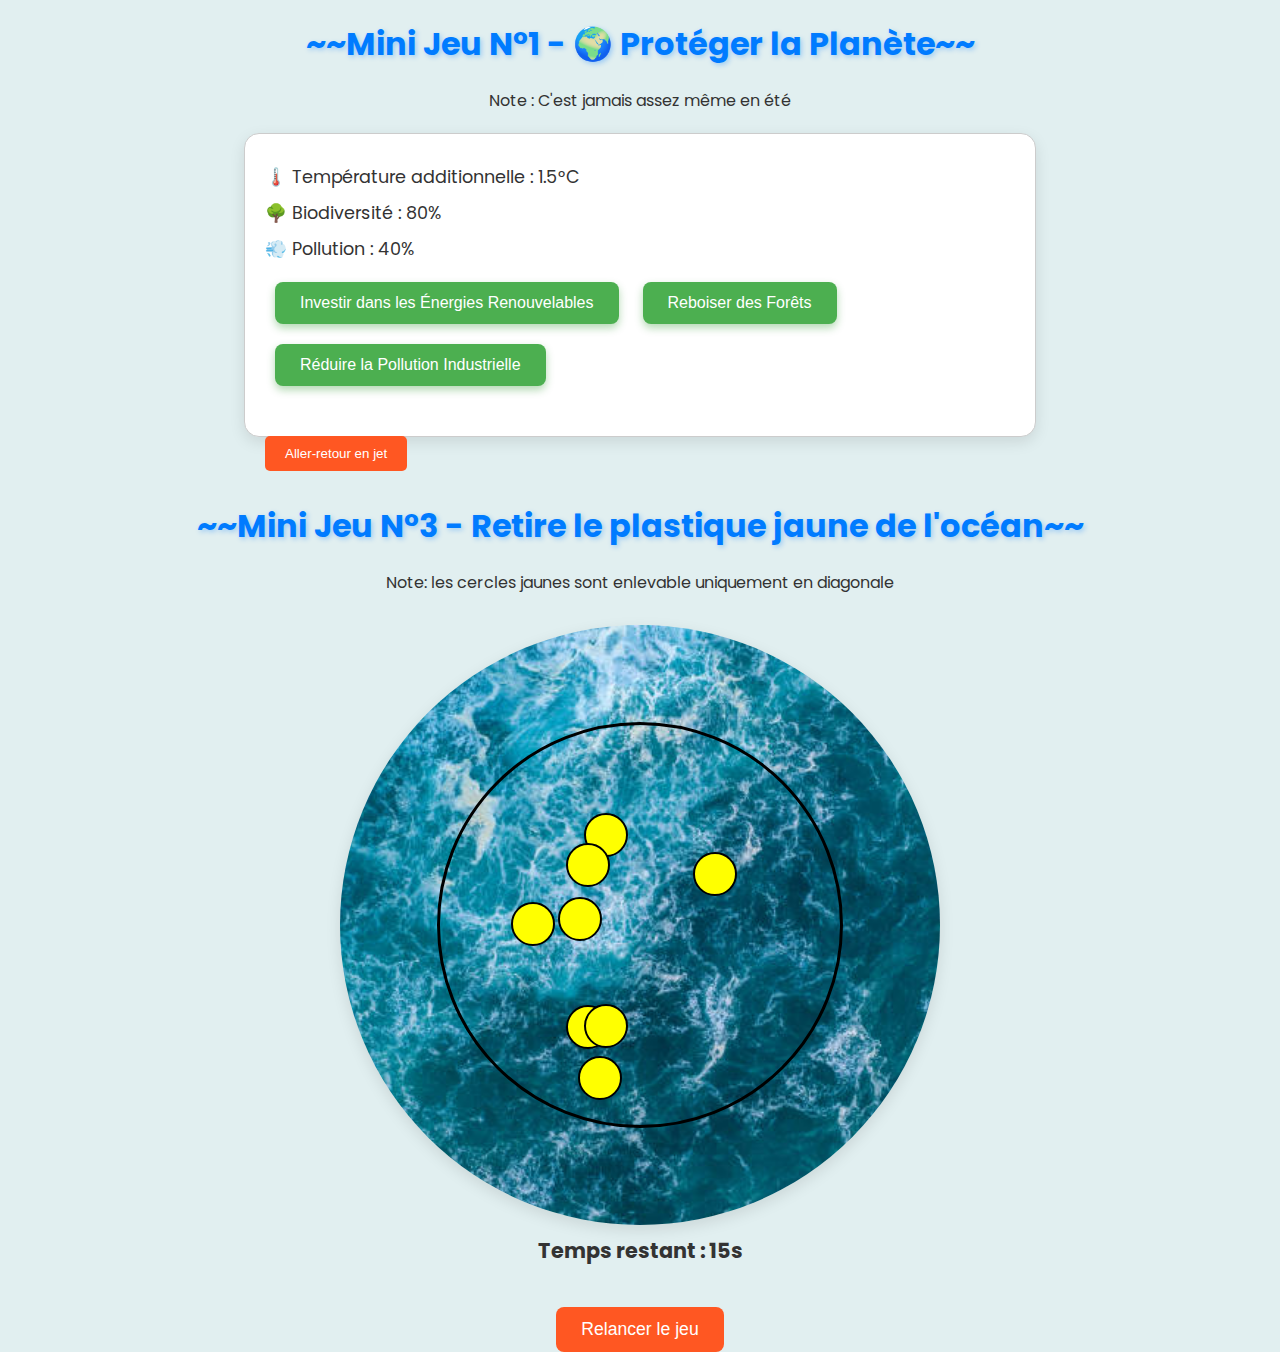
<file: index.html>
<!DOCTYPE html>
<html lang="fr">
<head>
  <meta charset="UTF-8">
  <meta name="viewport" content="width=device-width, initial-scale=1.0">
  <title>Jeu Environnemental</title>
  <link rel="stylesheet" href="css/styles.css">
</head>
<body>
  <h1 id="titre">~~Mini Jeu N°1 - 🌍 Protéger la Planète~~</h1>
  <a>Note : C'est jamais assez même en été</a>

  <!-- Zone de jeu principale -->
  <div id="game1">
    <a id="hidden-page-button1" href="pages/fuite.html" style="display: none;">Mini-jeu N°2</a>
    <div id="game">
      <div id="stats">
        <p>🌡️ Température additionnelle : <span id="temperature">1.5°C</span></p>
        <p>🌳 Biodiversité : <span id="biodiversity">80%</span></p>
        <p>💨 Pollution : <span id="pollution">40%</span></p>
      </div>
      <div id="actions">
        <button onclick="adjustClimate('renewable')">Investir dans les Énergies Renouvelables</button>
        <button onclick="adjustClimate('reforest')">Reboiser des Forêts</button>
        <button onclick="adjustClimate('reduce_pollution')">Réduire la Pollution Industrielle</button>
      </div>
      <p id="message"></p>
    </div>

    <!-- Bouton pour augmenter la température -->
    <button id="increase-temp-button" onclick="handleIncreaseTemp()">Aller-retour en jet</button>
  </div> 
  <div id="explanation-message1"></div>
</br>
  <h2>~~Mini Jeu N°3 - Retire le plastique jaune de l'océan~~</h2>
  <a>Note: les cercles jaunes sont enlevable uniquement en diagonale</a>
  <div id="explanation-message2"></div>
  <!-- Zone pour le mini-jeu Hedge Honcho -->
  <div id="mini-game">
    <div id="game-zone">
      <div id="circle-container">
        <div id="circle-container-design">
        <div class="ball" id="ball1"></div>
        <div class="ball" id="ball2"></div>
        <div class="ball" id="ball3"></div>
        <div class="ball" id="ball4"></div>
        <div class="ball" id="ball5"></div>
        <div class="ball" id="ball6"></div>
        <div class="ball" id="ball7"></div>
        <div class="ball" id="ball8"></div>
        </div>
      </div>
    </div>
    <p id="timer">Temps restant : 15s</p>
    <button id="restart-button" onclick="restartMiniGame()">Relancer le jeu</button>
  </div>

  <!-- Bouton caché pour accéder à une autre page -->
  <div id="mini-game2">
    <a id="hidden-page-button2" href="pages/trophies.html" style="display: none;">Salle des trophées</a>
  </div>
  <script src="js/index.js"></script>
</body>
</html>
</file>
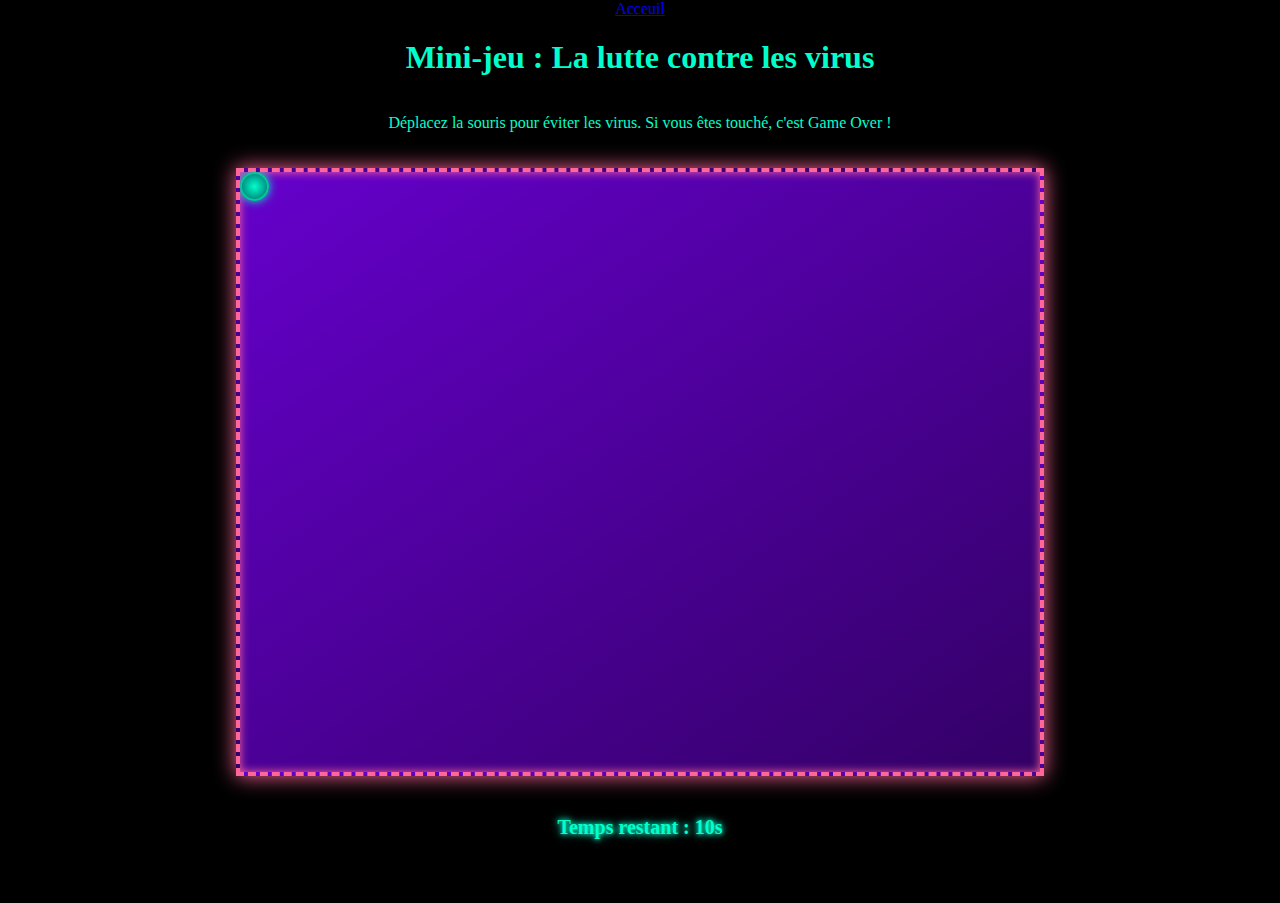
<file: pages/fuite.html>
<!DOCTYPE html>
<html lang="fr">
<head>
  <meta charset="UTF-8">
  <meta name="viewport" content="width=device-width, initial-scale=1.0">
  <title>Mini-jeu : La lutte contre les virus</title>
  <link rel="stylesheet" href="../css/fuite.css">
</head>
<body>
  <a href="../index.html">Acceuil</a>
  <h1>Mini-jeu : La lutte contre les virus</h1>
  <p>Déplacez la souris pour éviter les virus. Si vous êtes touché, c'est Game Over !</p>
  <div id="game-area">
    <div id="player"></div>
  </div>
  <div id="explanation-message"></div> <!-- Conteneur pour le message explicatif -->
  <div id="timer">Temps restant : 10s</div>
  <div id="additional-message"></div> <!-- Message supplémentaire -->

  <p id="game-over-message"></p>
  <div id="game-over-message" style="display: none;"></div>
  <button id="restart-button" style="display: none;">Recommencer</button> <!-- Le bouton est masqué par défaut -->
  <a href="../index.html" id="continuer-button" style="display: none;">
    <button>Continuer</button>
  </a>
  <script src="../js/fuite.js"></script>
</body>
</html>
</file>
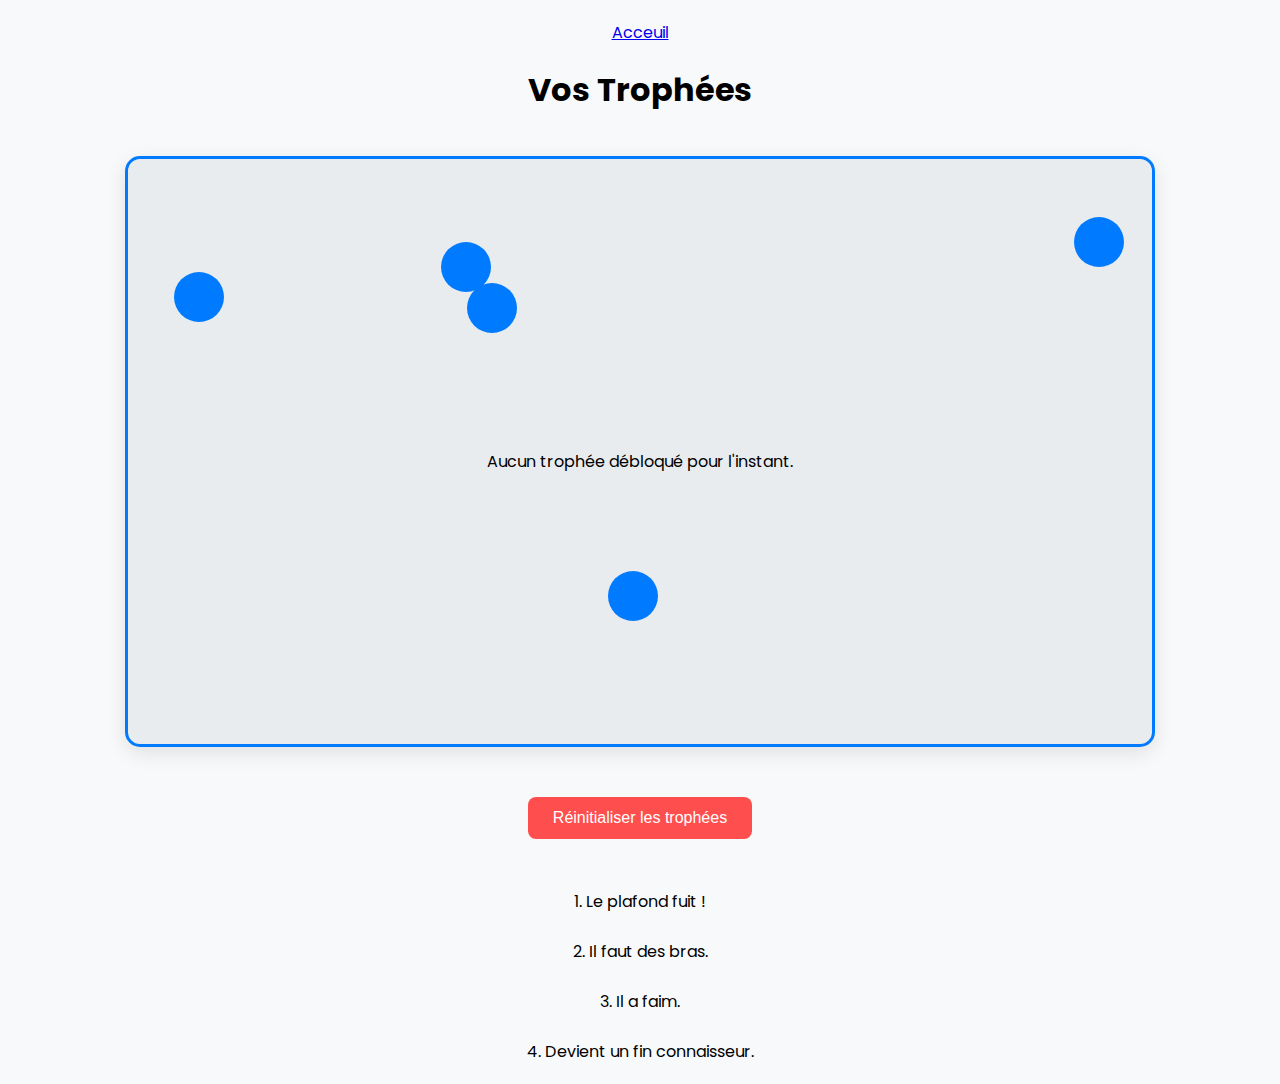
<file: pages/trophies.html>
<!DOCTYPE html>
<html lang="fr">
<head>
    <meta charset="UTF-8">
    <meta name="viewport" content="width=device-width, initial-scale=1.0">
    <title>Trophées</title>
    <link rel="stylesheet" href="../css/trophies.css">
</head>
<body>
    <a href="../index.html">Acceuil</a>
    <h1>Vos Trophées</h1>
    
    <div id="game-area">
        <div id="trophy-container" class="trophy-container"></div> <!-- Conteneur des trophées -->
    </div>

    <button class="reset-button" id="reset-button">Réinitialiser les trophées</button>

    <script src="../js/trophies.js"></script>
    <br><br>
    <a>1. Le plafond fuit !</a>
    <br>
    <a>2. Il faut des bras.</a>
    <br>
    <a>3. Il a faim.</a>
    <br>
    <a>4. Devient un fin connaisseur.</a>
</body>
</html>
</file>
<file: css/styles.css>
/* Importation de Google Fonts */
@import url('https://fonts.googleapis.com/css2?family=Poppins:wght@300;400;600&display=swap');

/* Styles généraux pour la page */
body {
  font-family: 'Poppins', sans-serif;
  background-color: #e1eff0;
  color: #333;
  margin: 0;
  padding: 0;
  position: relative;
  display: flex;
  justify-content: center;
  align-items: center;
  flex-direction: column;
}

h1, h2 {
  font-size: 2rem;
  margin: 20px 0;
  color: #007bff;
  text-shadow: 2px 2px 5px rgba(0, 123, 255, 0.3);
}

/* Conteneur principal du jeu */
#game1 {
  margin: 20px auto;
  padding: 20px;
  border: 1px solid #ccc;
  border-radius: 15px;
  background-color: #fff;
  box-shadow: 0 5px 15px rgba(0, 0, 0, 0.1);
  width: 80%;
  max-width: 750px;
  position: relative;
  transition: background-color 0.3s ease, opacity 0.3s ease;
}

#game {
  margin-bottom: 20px;
}

#stats p {
  font-size: 1.1em;
  margin: 10px 0;
}

#actions button {
  margin: 10px;
  padding: 12px 25px;
  font-size: 1em;
  cursor: pointer;
  background-color: #4caf50;
  color: white;
  border: none;
  border-radius: 8px;
  box-shadow: 0 4px 8px rgba(0, 128, 0, 0.3);
  transition: background-color 0.3s, box-shadow 0.3s;
}

#actions button:hover {
  background-color: #45a049;
  box-shadow: 0 8px 16px rgba(0, 128, 0, 0.5);
}

#message {
  margin-top: 20px;
  font-size: 1.1em;
  color: #d9534f;
}

#explanation-message1 {
  top: 70%; /* Centré verticalement */
  width: 700px; /* Limite la largeur du message */
  font-size: 16px;
  color: white;
  background-color: rgba(0, 0, 0, 0.7); /* Fond semi-transparent pour améliorer la lisibilité */
  padding: 10px;
  border-radius: 8px; /* Arrondi des bords pour un effet plus esthétique */
  box-shadow: 0px 4px 6px rgba(0, 0, 0, 0.2); /* Ombre discrète */
  z-index: 10; /* Assurez-vous que le message soit au-dessus du jeu */
  display: none;
}
#explanation-message2 {
  display:contents;
  right: 10px; /* Position à droite de l'écran */
  top: 70%; /* Centré verticalement */
  width: 700px; /* Limite la largeur du message */
  font-size: 16px;
  color: white;
  background-color: rgba(0, 0, 0, 0.7); /* Fond semi-transparent pour améliorer la lisibilité */
  padding: 10px;
  border-radius: 8px; /* Arrondi des bords pour un effet plus esthétique */
  box-shadow: 0px 4px 6px rgba(0, 0, 0, 0.2); /* Ombre discrète */
  z-index: 10; /* Assurez-vous que le message soit au-dessus du jeu */
  display: none;
}

/* Mini-jeu */
#mini-game {
  text-align: center;
  margin-top: 30px;
}

#game-zone {
  width: 600px;
  height: 600px;
  position: relative;
  background-image: url('../img/mer_index.png');
  background-size: cover;
  border-radius: 50%;
  overflow: hidden;
  margin: 0 auto;
  box-shadow: 0 5px 15px rgba(0, 0, 0, 0.1);
}

.ball {
  width: 40px;
  height: 40px;
  background-color: yellow;
  border-radius: 50%;
  position: absolute;
  cursor: pointer;
  border: 2px solid #000;
  transition: all 0.1s ease, transform 0.2s;
}

.ball:hover {
  transform: scale(1.1);
}

#circle-container {
  position: absolute;
  top: 50%;
  left: 50%;
  transform: translate(-50%, -50%);
  width: 400px;
  height: 400px;
  border-radius: 50%;
  border: 3px solid #000;
}

#timer {
  font-size: 1.3rem;
  color: #333;
  margin-top: 10px;
  font-weight: bold;
}

#restart-button {
  margin-top: 20px;
  padding: 12px 25px;
  font-size: 1.1em;
  cursor: pointer;
  background-color: #ff5722;
  color: white;
  border: none;
  border-radius: 8px;
  transition: background-color 0.3s, transform 0.2s;
}

#restart-button:hover {
  background-color: #e64a19;
  transform: scale(1.05);
}

/* Boutons flottants */
#hidden-page-button1,
#hidden-page-button2 {
  position: relative;
  padding: 12px 25px;
  background-color: #007bff;
  color: white;
  border: none;
  border-radius: 8px;
  cursor: pointer;
  z-index: 2;
  transition: background-color 0.3s;
}

#hidden-page-button1 {
  top: 20%;
  left: 50%;
  transform: translateX(-50%);
}

#hidden-page-button2 {
  top: 70%;
  left: 50%;
  transform: translateX(-50%);
}

#hidden-page-button1:hover,
#hidden-page-button2:hover {
  background-color: #0056b3;
}

/* Responsive design */
@media (max-width: 768px) {
  #game1 {
    width: 90%;
    padding: 15px;
  }

  #game-zone {
    width: 90%;
    height: 90%;
  }

  #actions button {
    width: 100%;
    padding: 15px 0;
    font-size: 1.2em;
  }

  #stats p {
    font-size: 1em;
  }
}
/* Bouton "Augmenter la température" */
#increase-temp-button {
  margin-top: 20px;
  padding: 10px 20px;
  background-color: #ff5722;
  color: white;
  border: none;
  border-radius: 5px;
  cursor: pointer;
  position: absolute;
  z-index: 10;
  transition: top 0.2s ease, left 0.2s ease;
}
</file>
<file: css/fuite.css>
/* Style général du corps */
body {
  font-family: 'Press Start 2P', cursive; /* Police pixelisée rétro */
  text-align: center;
  background: black; /* Fond noir typique des jeux rétro */
  margin: 0;
  padding: 0;
  display: flex;
  flex-direction: column;
  align-items: center;
  justify-content: center;
  min-height: 100vh;
  color: #00ffcc; /* Texte vert-bleu néon, rappelant les fluides biologiques */
}

/* Zone de jeu */
#game-area {
  position: relative;
  width: 800px;
  height: 600px;
  margin: 20px auto;
  background: linear-gradient(145deg, #6600cc, #330066); /* Dégradé violet-rose, évoquant le plasma ou un microscope */
  border: 4px dashed #ff6699; /* Bordure rose pour simuler une structure organique */
  border-radius: 0; /* Pas de coins arrondis pour un look pixelisé */
  box-shadow: 0 0 20px #ff6699, inset 0 0 10px #ff6699; /* Effet néon */
  overflow: hidden;
  image-rendering: pixelated; /* Rend les éléments plus "pixélisés" */
}

/* Joueur : cellule vivante */
#player {
  position: absolute;
  width: 25px;
  height: 25px;
  background: radial-gradient(circle, #00ffcc, #006666); /* Effet cellulaire */
  border: 2px solid #00cc99; /* Bordure vert-bleu évoquant une membrane cellulaire */
  border-radius: 50%; /* Forme circulaire pour ressembler à une cellule */
  box-shadow: 0px 0px 10px #00ffcc; /* Lumière verte lumineuse */
  animation: pulsate 1.5s infinite; /* Animation pour simuler une pulsation vivante */
  image-rendering: pixelated; /* Aspect pixelisé */
}

/* Animation de pulsation */
@keyframes pulsate {
  0%, 100% {
    transform: scale(1);
  }
  50% {
    transform: scale(1.2);
  }
}

/* Ennemis : virus ou toxines */
.enemy {
  position: absolute;
  width: 20px;
  height: 20px;
  background: radial-gradient(circle, #ff0000, #990000); /* Couleur rouge pour représenter un danger */
  border: 2px solid #ff3300; /* Bordure rouge vif */
  border-radius: 50%; /* Forme sphérique pour ressembler à des virus ou des globules */
  box-shadow: 0px 0px 10px #ff0000; /* Lumière rouge menaçante */
  animation: spin 1.5s linear infinite; /* Animation pour les faire tourner */
  image-rendering: pixelated;
}

/* Animation de rotation pour les ennemis */
@keyframes spin {
  from {
    transform: rotate(0deg);
  }
  to {
    transform: rotate(360deg);
  }
}

/* Chronomètre */
#timer {
  font-size: 20px;
  font-weight: bold;
  color: #00ffcc; /* Couleur néon correspondant au joueur */
  margin-top: 20px;
  text-shadow: 0 0 5px #00ffcc, 0 0 10px #00ffcc; /* Effet lumineux */
}

/* Message de fin de jeu */
#game-over-message {
  font-size: 32px;
  color: #ff0033; /* Rouge pour indiquer la fin */
  text-shadow: 0 0 5px #ff0033, 0 0 10px #ff0033; /* Effet lumineux */
  animation: blink 1s infinite; /* Animation clignotante */
}

/* Animation clignotante */
@keyframes blink {
  0%, 50% {
    opacity: 1;
  }
  100% {
    opacity: 0;
  }
}

/* Bouton de redémarrage */
#restart-button {
  margin-top: 20px;
  padding: 12px 25px;
  font-size: 16px;
  color: #fff;
  background-color: #330066; /* Fond violet */
  border: 2px dashed #ff6699; /* Bordure rose, rappelant des tissus vivants */
  cursor: pointer;
  border-radius: 0; /* Pas de coins arrondis */
  text-transform: uppercase; /* Texte en majuscules */
  box-shadow: 0px 0px 10px #ff6699; /* Effet lumineux */
  transition: transform 0.2s ease;
}

#restart-button:hover {
  transform: scale(1.1); /* Agrandissement au survol */
}

/* Styles pour les appareils mobiles */
@media (max-width: 768px) {
  #game-area {
    width: 100%;
    height: 70vh;
    margin: 10px auto;
  }

  #player, .enemy {
    width: 30px;
    height: 30px;
  }

  #timer {
    font-size: 16px;
  }

  #restart-button {
    padding: 10px 20px;
    font-size: 14px;
  }
}
</file>
<file: css/trophies.css>
/* Importation de Google Fonts pour des polices modernes */
@import url('https://fonts.googleapis.com/css2?family=Poppins:wght@300;400;600&display=swap');

/* Style général de la page */
body {
    font-family: 'Poppins', sans-serif;
    background-color: #f8f9fa;
    padding: 20px;
    margin: 0;
    display: flex;
    flex-direction: column;
    align-items: center;
    justify-content: center;
}

/* Conteneur des trophées */
.trophy-container {
    display: flex;
    flex-wrap: wrap;
    justify-content: center;
    gap: 20px;
    margin-top: 20px;
}

/* Styles pour chaque trophée */
.trophy {
    width: 120px;
    text-align: center;
    border: 2px solid #ccc;
    padding: 15px;
    border-radius: 12px;
    background-color: #fff;
    box-shadow: 0 4px 10px rgba(0, 0, 0, 0.1);
    cursor: pointer;
    user-select: none;
    transition: all 0.3s ease;
}

.trophy:hover {
    transform: translateY(-5px);
    box-shadow: 0 6px 12px rgba(0, 0, 0, 0.2);
}

.trophy img {
    width: 80px;
    height: 80px;
    margin-bottom: 10px;
    border-radius: 50%;
    transition: transform 0.3s ease;
}

.trophy:hover img {
    transform: scale(1.1);
}

.trophy-title {
    font-size: 14px;
    font-weight: bold;
    color: #333;
}

/* Style pour les cercles bleus à cible */
.blue-circle {
    width: 50px;
    height: 50px;
    border-radius: 50%;
    background-color: #007bff;
    position: absolute;
    cursor: pointer;
    opacity: 1;
    transition: transform 0.2s ease;
    z-index: 10; /* S'assurer que les cercles restent visibles au-dessus des autres éléments */
}

/* Quand vous voulez un effet de survol */
.blue-circle:hover {
    transform: scale(1.1);
}


/* Style pour le bouton de réinitialisation */
.reset-button {
    margin-top: 30px;
    padding: 12px 25px;
    background-color: #ff4e4e;
    color: white;
    border: none;
    cursor: pointer;
    border-radius: 8px;
    font-size: 16px;
    transition: background-color 0.3s ease;
}

.reset-button:hover {
    background-color: #ff2a2a;
    transform: translateY(-3px);
}

/* Styles pour la modale de vidéo */
.modal {
    position: fixed;
    top: 0;
    left: 0;
    width: 100%;
    height: 100%;
    background-color: rgba(0, 0, 0, 0.8);
    display: flex;
    justify-content: center;
    align-items: center;
    z-index: 1000;
    opacity: 0;
    pointer-events: none;
    transition: opacity 0.3s ease;
}

.modal.show {
    opacity: 1;
    pointer-events: auto;
}

.modal-content {
    background-color: white;
    padding: 20px;
    border-radius: 10px;
    text-align: center;
    max-width: 700px;
    width: 100%;
    box-shadow: 0 6px 20px rgba(0, 0, 0, 0.3);
}

.modal iframe {
    width: 100%;
    height: 400px;
    border-radius: 10px;
}

.close-btn {
    background-color: #d9534f;
    color: white;
    padding: 10px 20px;
    border: none;
    cursor: pointer;
    border-radius: 5px;
    font-size: 16px;
    transition: background-color 0.3s ease;
}

.close-btn:hover {
    background-color: #c9302c;
}

/* Effets de transition pour les trophées */
.trophy {
    transition: box-shadow 0.3s ease, transform 0.3s ease;
}

.trophy img {
    transition: transform 0.3s ease;
}

.trophy:hover {
    transform: scale(1.05);
}

/* Responsive design */
@media (max-width: 768px) {
    .trophy-container {
        flex-direction: column;
        align-items: center;
    }

    .trophy {
        width: 90%;
        max-width: 150px;
        margin: 10px 0;
    }

    .modal-content {
        width: 90%;
    }
}

/* Style pour la zone de jeu */
#game-area {
    position: relative;
    width: 80vw; /* Largeur relative à la fenêtre (80% de la largeur de l'écran) */
    height: 65vh; /* Hauteur relative à la fenêtre (60% de la hauteur de l'écran) */
    background-color: #e9ecef; /* Fond clair */
    border: 3px solid #007bff; /* Bordure bleue */
    border-radius: 15px; /* Coins arrondis */
    margin: 20px auto; /* Centrage du conteneur */
    overflow: hidden; /* Empêche que les éléments dépassent du conteneur */
    box-shadow: 0 6px 20px rgba(0, 0, 0, 0.1); /* Ombre douce autour de la zone de jeu */
    display: flex;
    align-items: center;
    justify-content: center;
    position: relative;
}
</file>
